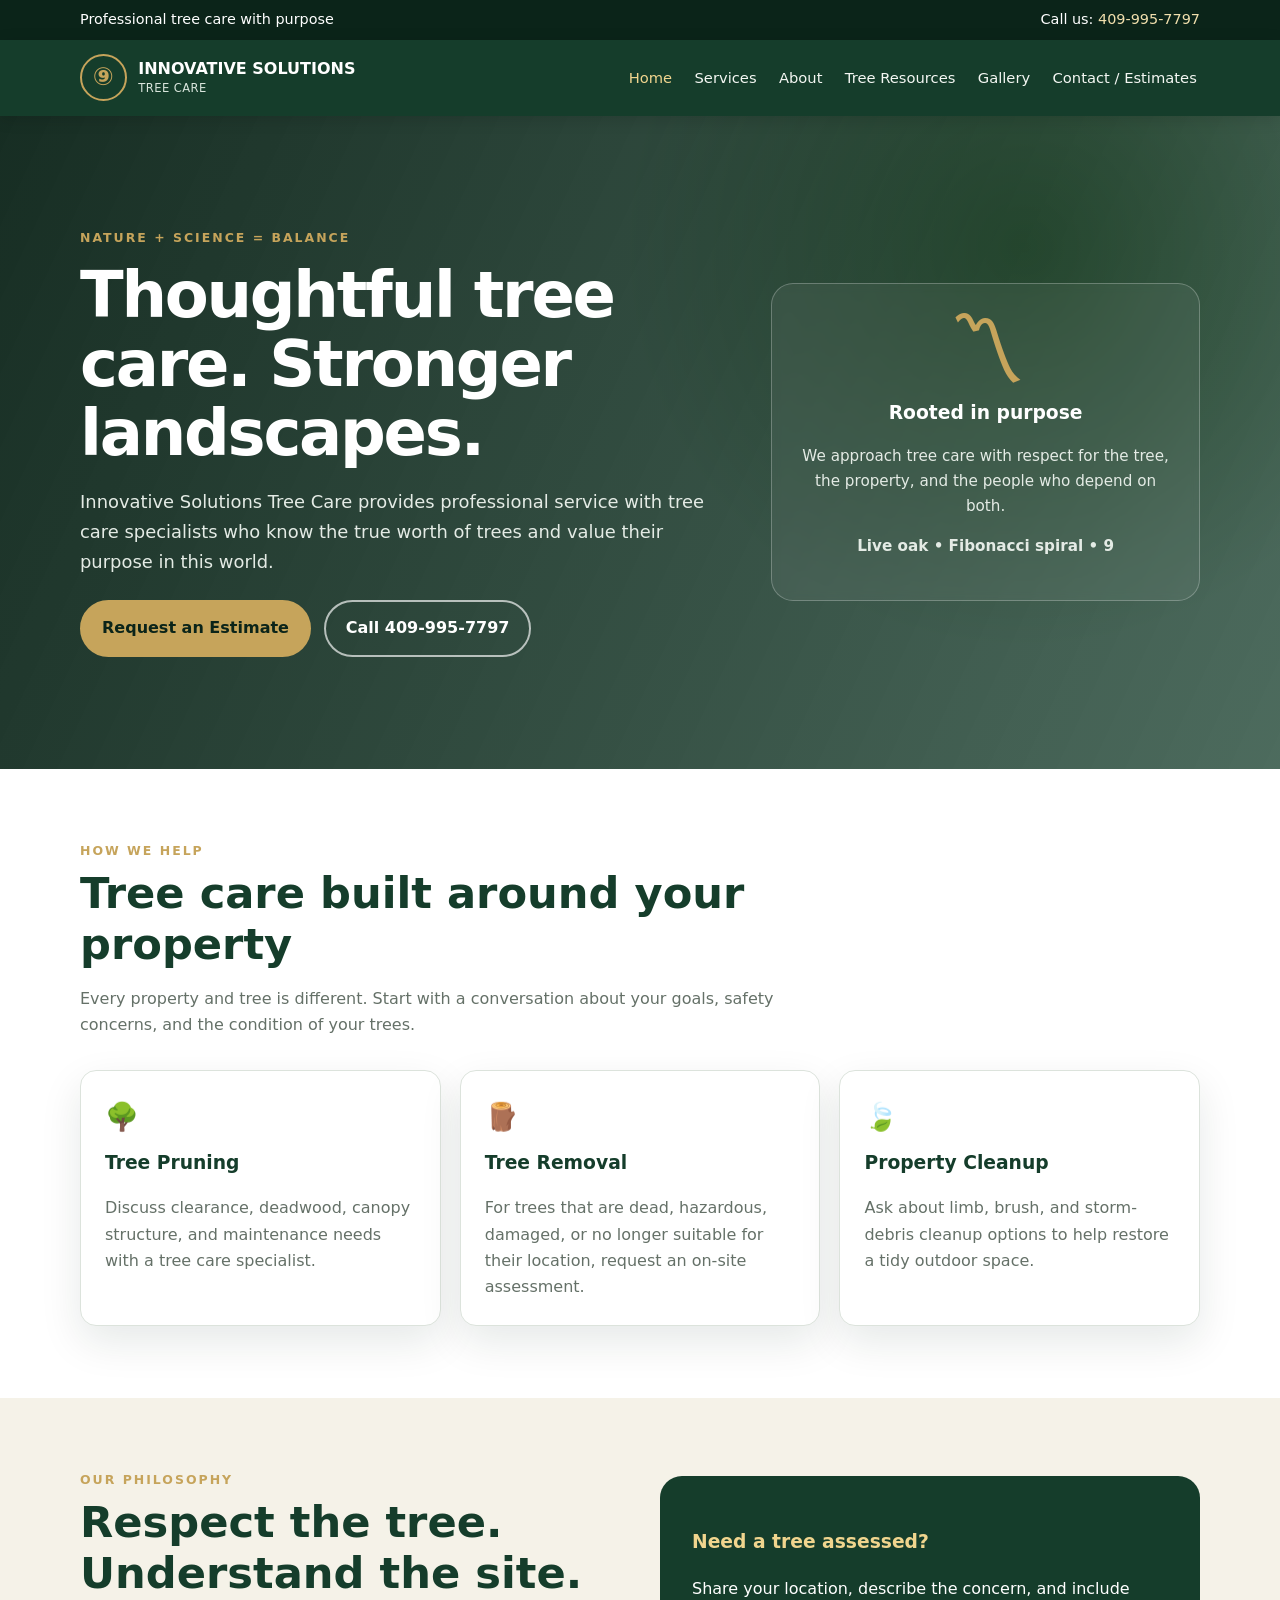
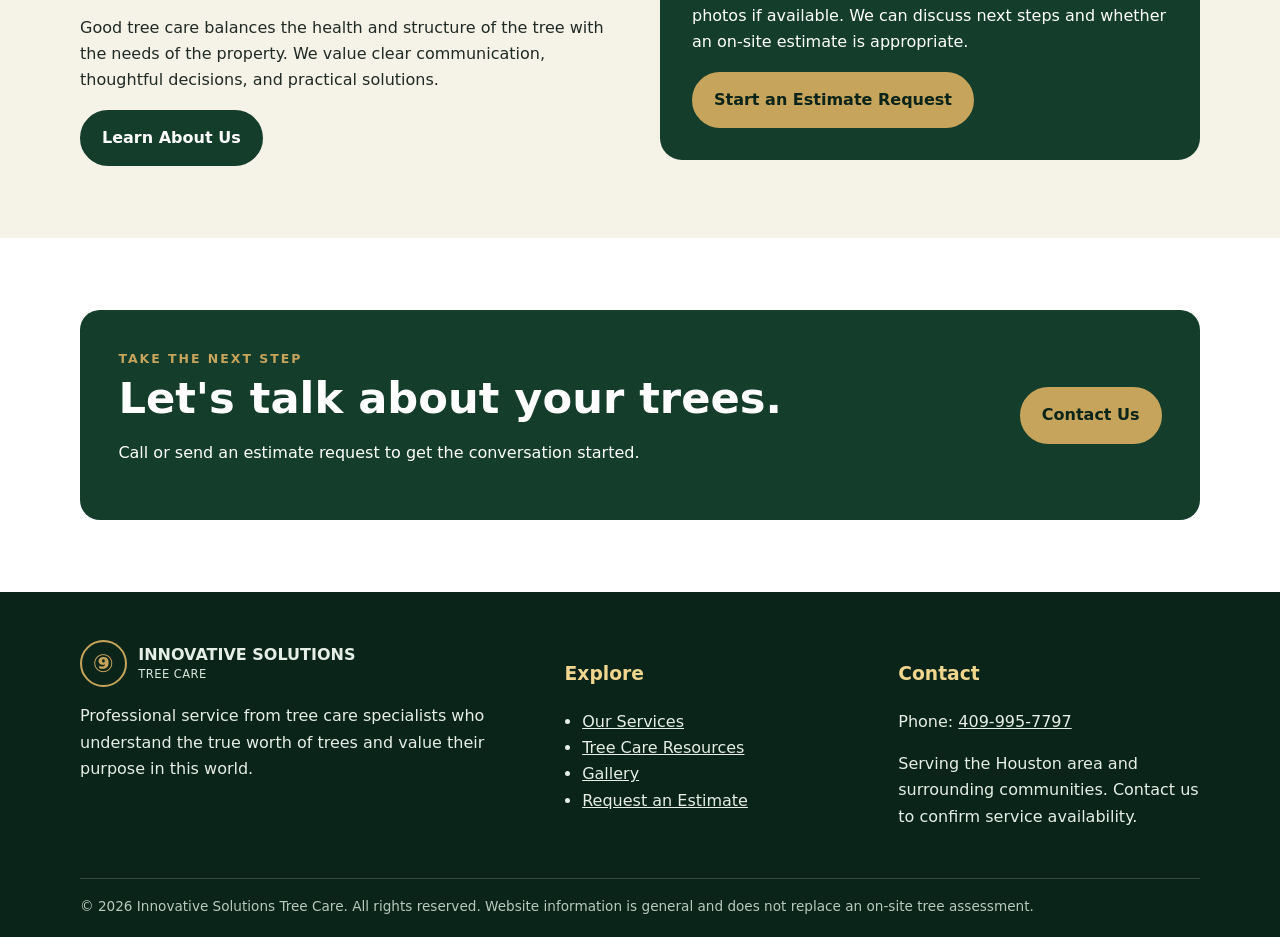
<file: index.html>
<!doctype html><html lang="en"><head><meta charset="utf-8"><meta name="viewport" content="width=device-width,initial-scale=1"><meta name="description" content="Tree care services, company philosophy, and estimate requests from Innovative Solutions Tree Care."><meta name="theme-color" content="#153d2b"><title>Home | Innovative Solutions Tree Care</title><link rel="stylesheet" href="assets/styles.css"></head><body><div class="topbar"><div class="wrap"><span>Professional tree care with purpose</span><span>Call us: <a href="tel:4099957797">409-995-7797</a></span></div></div>
<header class="header"><div class="wrap navrow"><a class="brand" href="index.html"><span class="brandmark" aria-hidden="true">⑨</span><span>INNOVATIVE SOLUTIONS<small>TREE CARE</small></span></a><button class="menu-toggle" aria-expanded="false" aria-label="Toggle navigation">Menu ☰</button><nav class="navlinks" aria-label="Main navigation"><a href="index.html" aria-current="page">Home</a><a href="services.html" >Services</a><a href="about.html" >About</a><a href="resources.html" >Tree Resources</a><a href="gallery.html" >Gallery</a><a href="contact.html" >Contact / Estimates</a></nav></div></header><main><section class="hero"><div class="wrap hero-grid"><div><div class="eyebrow">Nature + science = balance</div><h1>Thoughtful tree care. Stronger landscapes.</h1><p>Innovative Solutions Tree Care provides professional service with tree care specialists who know the true worth of trees and value their purpose in this world.</p><div class="actions"><a class="btn" href="contact.html">Request an Estimate</a><a class="btn secondary" href="tel:4099957797">Call 409-995-7797</a></div></div><div class="hero-card"><div class="spiral">〽</div><h3>Rooted in purpose</h3><p>We approach tree care with respect for the tree, the property, and the people who depend on both.</p><p><strong>Live oak • Fibonacci spiral • 9</strong></p></div></div></section>
<section class="section"><div class="wrap"><div class="section-head"><div class="eyebrow">How we help</div><h2>Tree care built around your property</h2><p>Every property and tree is different. Start with a conversation about your goals, safety concerns, and the condition of your trees.</p></div><div class="cards"><article class="card"><div class="icon">🌳</div><h3>Tree Pruning</h3><p>Discuss clearance, deadwood, canopy structure, and maintenance needs with a tree care specialist.</p></article><article class="card"><div class="icon">🪵</div><h3>Tree Removal</h3><p>For trees that are dead, hazardous, damaged, or no longer suitable for their location, request an on-site assessment.</p></article><article class="card"><div class="icon">🍃</div><h3>Property Cleanup</h3><p>Ask about limb, brush, and storm-debris cleanup options to help restore a tidy outdoor space.</p></article></div></div></section>
<section class="section tinted"><div class="wrap split"><div><div class="eyebrow">Our philosophy</div><h2>Respect the tree. Understand the site.</h2><p>Good tree care balances the health and structure of the tree with the needs of the property. We value clear communication, thoughtful decisions, and practical solutions.</p><a class="btn dark" href="about.html">Learn About Us</a></div><div class="feature-panel"><h3>Need a tree assessed?</h3><p>Share your location, describe the concern, and include photos if available. We can discuss next steps and whether an on-site estimate is appropriate.</p><a class="btn" href="contact.html">Start an Estimate Request</a></div></div></section>
<section class="section"><div class="wrap"><div class="banner"><div><div class="eyebrow">Take the next step</div><h2>Let's talk about your trees.</h2><p>Call or send an estimate request to get the conversation started.</p></div><a class="btn" href="contact.html">Contact Us</a></div></div></section></main><footer class="footer"><div class="wrap"><div class="footer-grid"><div><a class="brand" href="index.html"><span class="brandmark">⑨</span><span>INNOVATIVE SOLUTIONS<small>TREE CARE</small></span></a><p>Professional service from tree care specialists who understand the true worth of trees and value their purpose in this world.</p></div><div><h3>Explore</h3><ul><li><a href="services.html">Our Services</a></li><li><a href="resources.html">Tree Care Resources</a></li><li><a href="gallery.html">Gallery</a></li><li><a href="contact.html">Request an Estimate</a></li></ul></div><div><h3>Contact</h3><p>Phone: <a href="tel:4099957797">409-995-7797</a></p><p>Serving the Houston area and surrounding communities. Contact us to confirm service availability.</p></div></div><div class="footer-bottom">© <span data-year></span> Innovative Solutions Tree Care. All rights reserved. <span>Website information is general and does not replace an on-site tree assessment.</span></div></div></footer><script src="assets/script.js"></script></body></html>
</file>
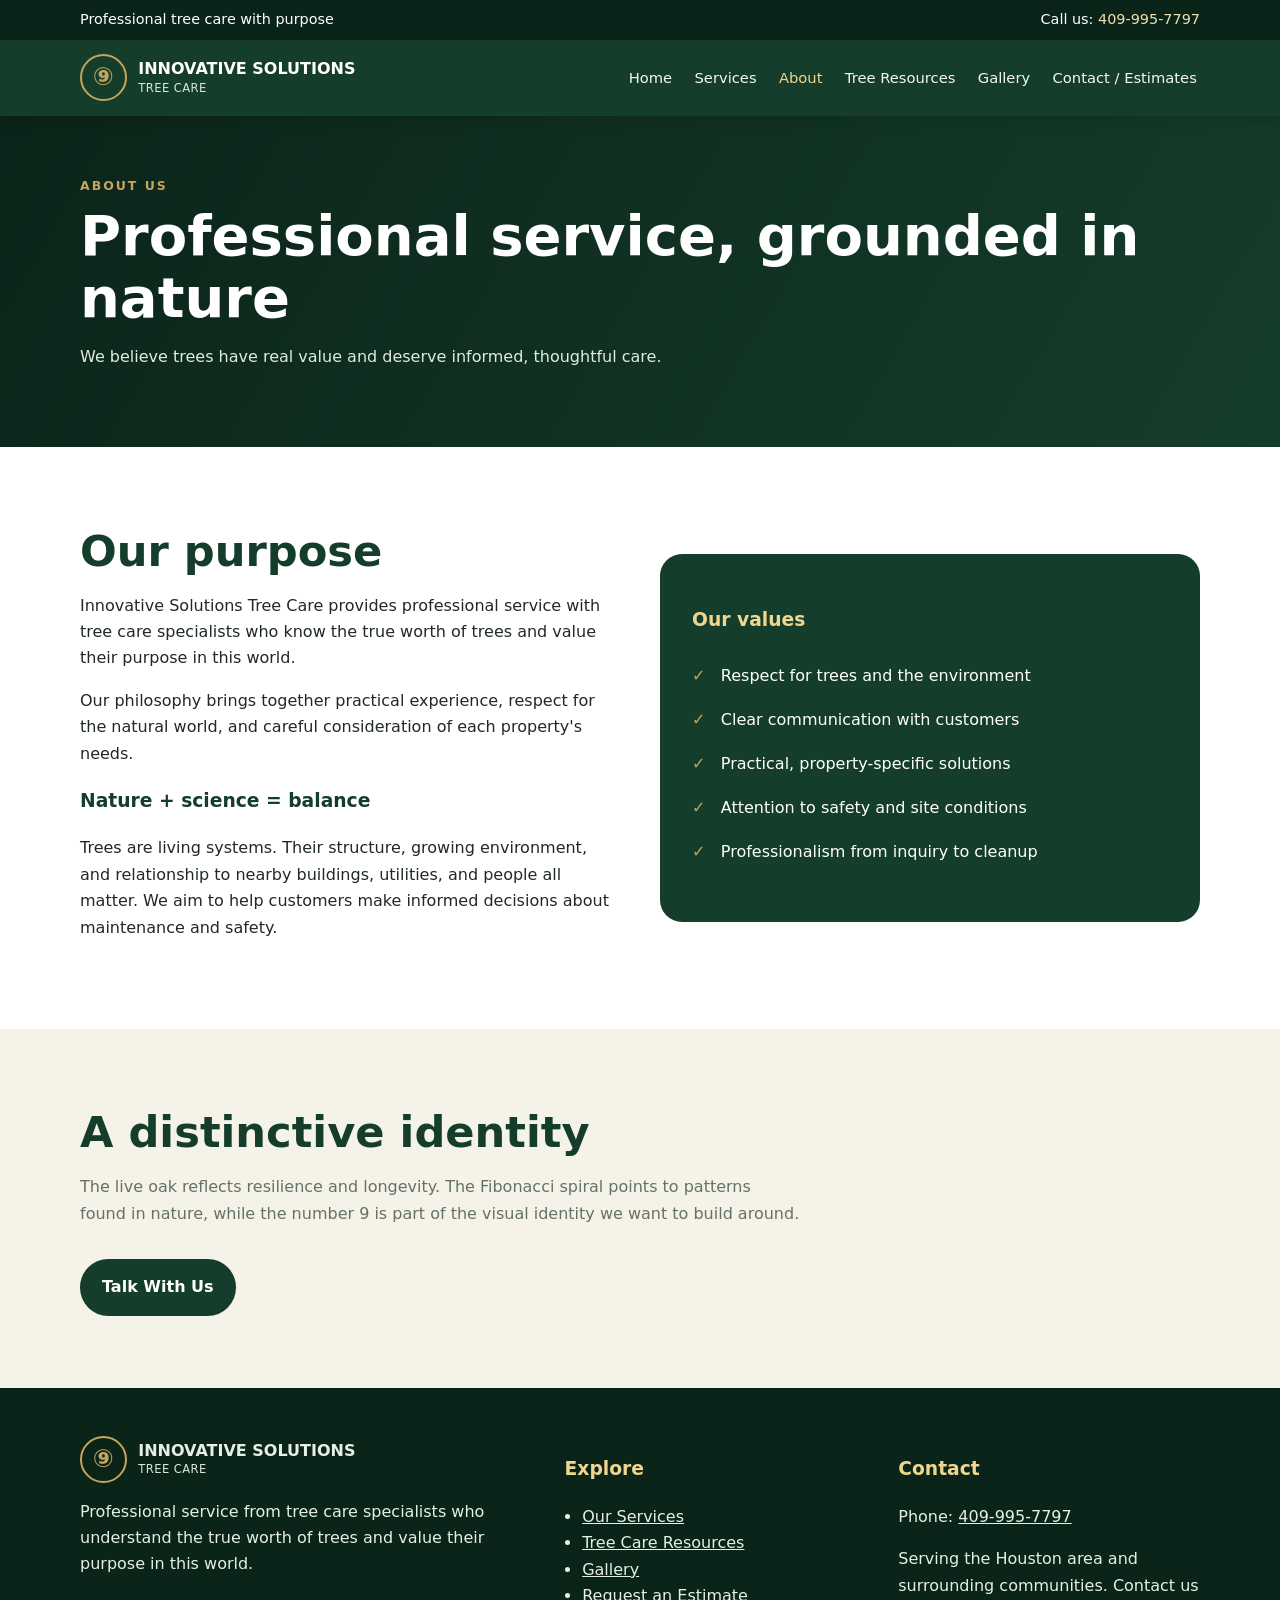
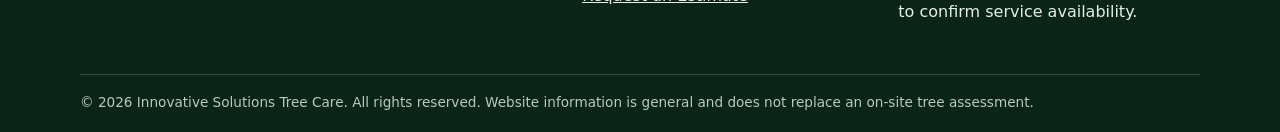
<file: about.html>
<!doctype html><html lang="en"><head><meta charset="utf-8"><meta name="viewport" content="width=device-width,initial-scale=1"><meta name="description" content="Professional tree care by Innovative Solutions Tree Care."><meta name="theme-color" content="#153d2b"><title>About | Innovative Solutions Tree Care</title><link rel="stylesheet" href="assets/styles.css"></head><body><div class="topbar"><div class="wrap"><span>Professional tree care with purpose</span><span>Call us: <a href="tel:4099957797">409-995-7797</a></span></div></div>
<header class="header"><div class="wrap navrow"><a class="brand" href="index.html"><span class="brandmark" aria-hidden="true">⑨</span><span>INNOVATIVE SOLUTIONS<small>TREE CARE</small></span></a><button class="menu-toggle" aria-expanded="false" aria-label="Toggle navigation">Menu ☰</button><nav class="navlinks" aria-label="Main navigation"><a href="index.html" >Home</a><a href="services.html" >Services</a><a href="about.html" aria-current="page">About</a><a href="resources.html" >Tree Resources</a><a href="gallery.html" >Gallery</a><a href="contact.html" >Contact / Estimates</a></nav></div></header><main><section class="page-hero"><div class="wrap"><div class="eyebrow">About us</div><h1>Professional service, grounded in nature</h1><p>We believe trees have real value and deserve informed, thoughtful care.</p></div></section><section class="section"><div class="wrap split"><div class="content"><h2>Our purpose</h2><p>Innovative Solutions Tree Care provides professional service with tree care specialists who know the true worth of trees and value their purpose in this world.</p><p>Our philosophy brings together practical experience, respect for the natural world, and careful consideration of each property's needs.</p><h3>Nature + science = balance</h3><p>Trees are living systems. Their structure, growing environment, and relationship to nearby buildings, utilities, and people all matter. We aim to help customers make informed decisions about maintenance and safety.</p></div><div class="feature-panel"><h3>Our values</h3><ul class="checklist"><li>Respect for trees and the environment</li><li>Clear communication with customers</li><li>Practical, property-specific solutions</li><li>Attention to safety and site conditions</li><li>Professionalism from inquiry to cleanup</li></ul></div></div></section><section class="section tinted"><div class="wrap"><div class="section-head"><h2>A distinctive identity</h2><p>The live oak reflects resilience and longevity. The Fibonacci spiral points to patterns found in nature, while the number 9 is part of the visual identity we want to build around.</p></div><a class="btn dark" href="contact.html">Talk With Us</a></div></section></main><footer class="footer"><div class="wrap"><div class="footer-grid"><div><a class="brand" href="index.html"><span class="brandmark">⑨</span><span>INNOVATIVE SOLUTIONS<small>TREE CARE</small></span></a><p>Professional service from tree care specialists who understand the true worth of trees and value their purpose in this world.</p></div><div><h3>Explore</h3><ul><li><a href="services.html">Our Services</a></li><li><a href="resources.html">Tree Care Resources</a></li><li><a href="gallery.html">Gallery</a></li><li><a href="contact.html">Request an Estimate</a></li></ul></div><div><h3>Contact</h3><p>Phone: <a href="tel:4099957797">409-995-7797</a></p><p>Serving the Houston area and surrounding communities. Contact us to confirm service availability.</p></div></div><div class="footer-bottom">© <span data-year></span> Innovative Solutions Tree Care. All rights reserved. <span>Website information is general and does not replace an on-site tree assessment.</span></div></div></footer><script src="assets/script.js"></script></body></html>
</file>
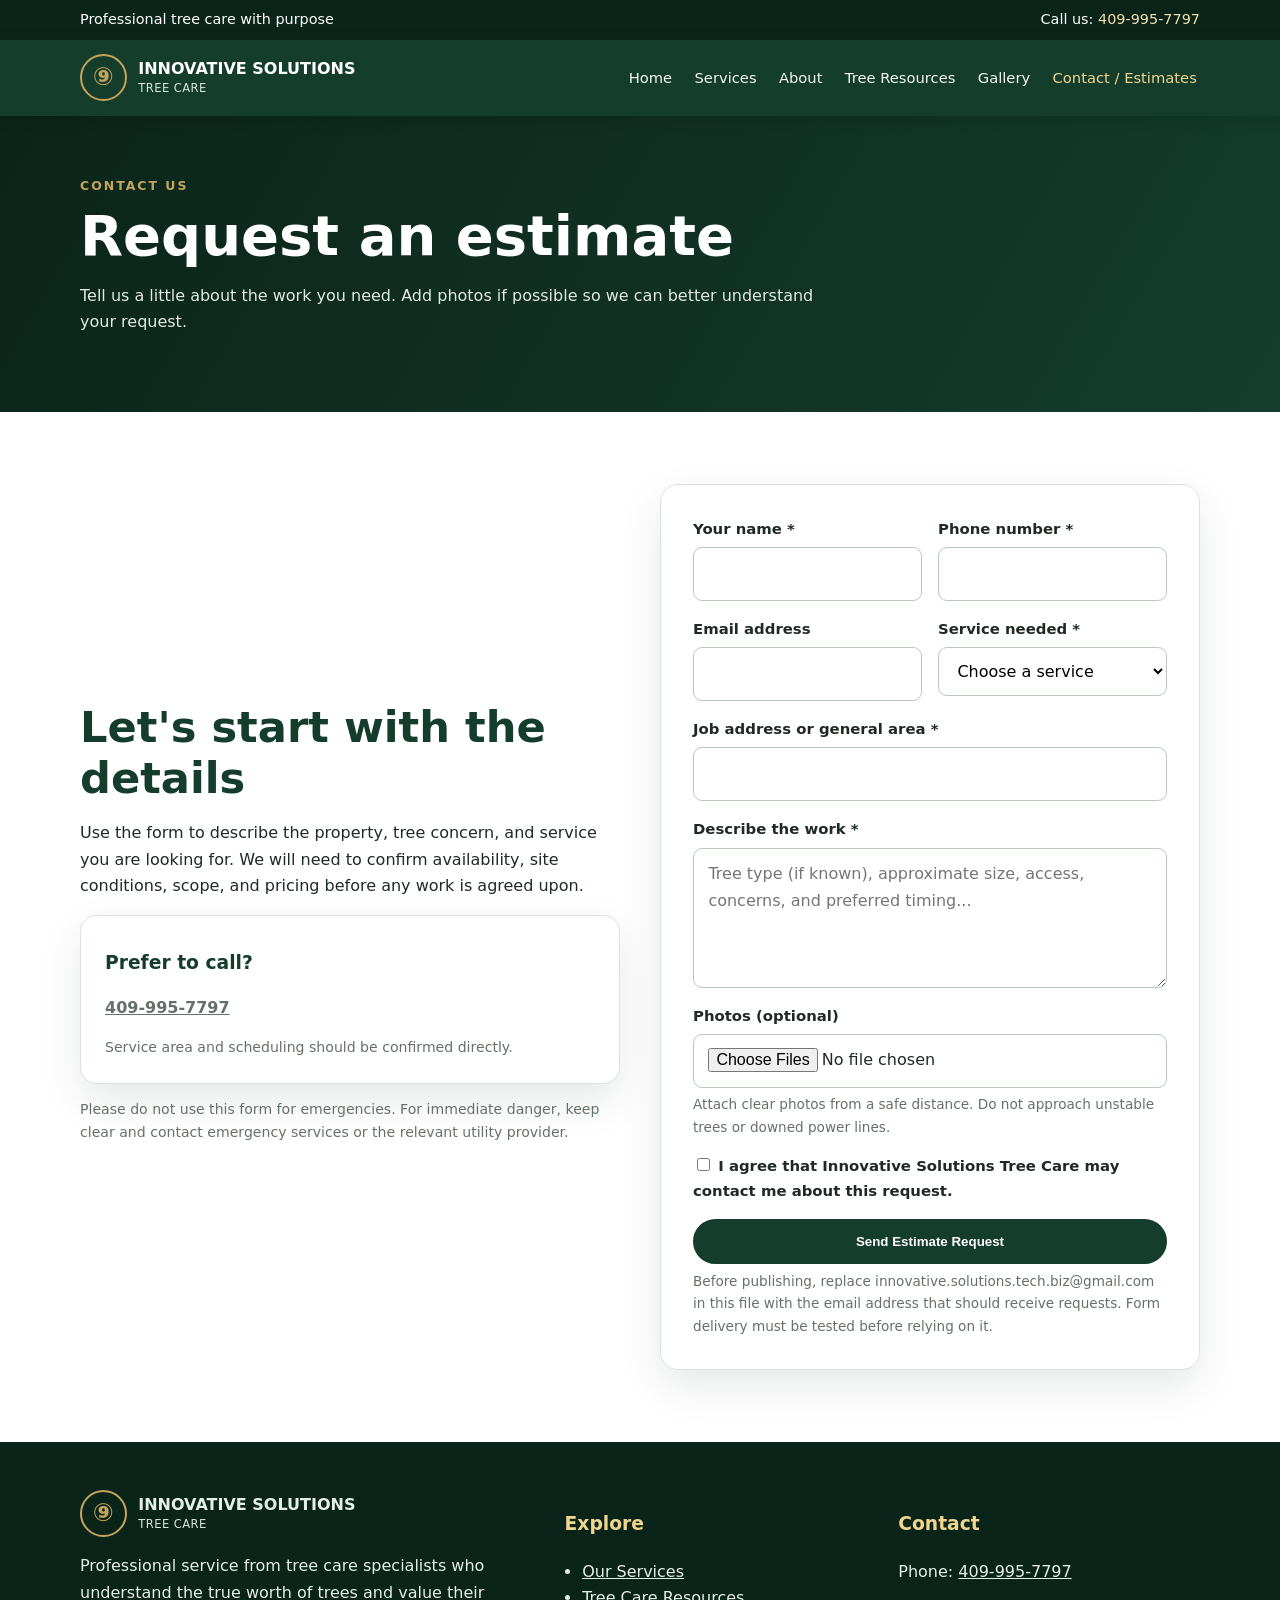
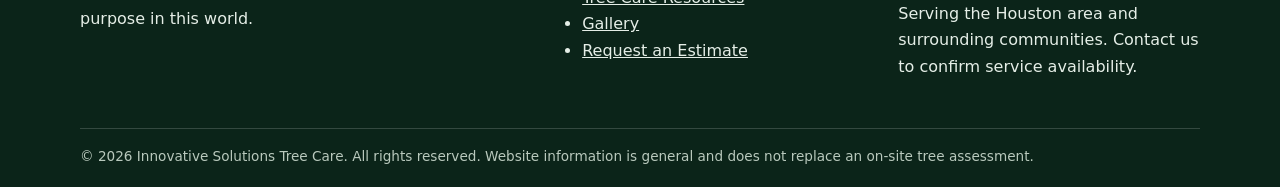
<file: contact.html>
<!doctype html><html lang="en"><head><meta charset="utf-8"><meta name="viewport" content="width=device-width,initial-scale=1"><meta name="description" content="Contact Innovative Solutions Tree Care for tree-care questions and estimate requests."><meta name="theme-color" content="#153d2b"><title>Contact & Estimates | Innovative Solutions Tree Care</title><link rel="stylesheet" href="assets/styles.css"></head><body><div class="topbar"><div class="wrap"><span>Professional tree care with purpose</span><span>Call us: <a href="tel:4099957797">409-995-7797</a></span></div></div>
<header class="header"><div class="wrap navrow"><a class="brand" href="index.html"><span class="brandmark" aria-hidden="true">⑨</span><span>INNOVATIVE SOLUTIONS<small>TREE CARE</small></span></a><button class="menu-toggle" aria-expanded="false" aria-label="Toggle navigation">Menu ☰</button><nav class="navlinks" aria-label="Main navigation"><a href="index.html" >Home</a><a href="services.html" >Services</a><a href="about.html" >About</a><a href="resources.html" >Tree Resources</a><a href="gallery.html" >Gallery</a><a href="contact.html" aria-current="page">Contact / Estimates</a></nav></div></header><main><section class="page-hero"><div class="wrap"><div class="eyebrow">Contact us</div><h1>Request an estimate</h1><p>Tell us a little about the work you need. Add photos if possible so we can better understand your request.</p></div></section><section class="section"><div class="wrap split"><div><h2>Let's start with the details</h2><p>Use the form to describe the property, tree concern, and service you are looking for. We will need to confirm availability, site conditions, scope, and pricing before any work is agreed upon.</p><div class="card"><h3>Prefer to call?</h3><p><a href="tel:4099957797"><strong>409-995-7797</strong></a></p><p class="small">Service area and scheduling should be confirmed directly.</p></div><p class="small">Please do not use this form for emergencies. For immediate danger, keep clear and contact emergency services or the relevant utility provider.</p></div><form class="formbox" data-estimate-form action="https://formsubmit.co/innovative.solutions.tech.biz@gmail.com" method="POST" enctype="multipart/form-data"><input type="hidden" name="_subject" value="New tree care estimate request"><input type="hidden" name="_template" value="table"><input type="hidden" name="_captcha" value="true"><div class="formgrid"><div class="field"><label for="name">Your name *</label><input id="name" name="name" autocomplete="name" required></div><div class="field"><label for="phone">Phone number *</label><input id="phone" name="phone" type="tel" autocomplete="tel" required></div><div class="field"><label for="email">Email address</label><input id="email" name="email" type="email" autocomplete="email"></div><div class="field"><label for="service">Service needed *</label><select id="service" name="service" required><option value="">Choose a service</option><option>Tree pruning / trimming</option><option>Tree removal</option><option>Storm damage cleanup</option><option>Brush / limb cleanup</option><option>Property cleanup</option><option>Tree concern assessment</option><option>Other / not sure</option></select></div><div class="field full"><label for="address">Job address or general area *</label><input id="address" name="job_location" autocomplete="street-address" required></div><div class="field full"><label for="details">Describe the work *</label><textarea id="details" name="details" placeholder="Tree type (if known), approximate size, access, concerns, and preferred timing..." required></textarea></div><div class="field full"><label for="photos">Photos (optional)</label><input id="photos" name="attachment" type="file" accept="image/*" multiple><span class="hint">Attach clear photos from a safe distance. Do not approach unstable trees or downed power lines.</span></div><div class="field full"><label><input type="checkbox" name="consent" required style="width:auto"> I agree that Innovative Solutions Tree Care may contact me about this request.</label></div><div class="field full"><button class="btn dark" type="submit">Send Estimate Request</button><span class="hint">Before publishing, replace innovative.solutions.tech.biz@gmail.com in this file with the email address that should receive requests. Form delivery must be tested before relying on it.</span></div></div></form></div></section></main><footer class="footer"><div class="wrap"><div class="footer-grid"><div><a class="brand" href="index.html"><span class="brandmark">⑨</span><span>INNOVATIVE SOLUTIONS<small>TREE CARE</small></span></a><p>Professional service from tree care specialists who understand the true worth of trees and value their purpose in this world.</p></div><div><h3>Explore</h3><ul><li><a href="services.html">Our Services</a></li><li><a href="resources.html">Tree Care Resources</a></li><li><a href="gallery.html">Gallery</a></li><li><a href="contact.html">Request an Estimate</a></li></ul></div><div><h3>Contact</h3><p>Phone: <a href="tel:4099957797">409-995-7797</a></p><p>Serving the Houston area and surrounding communities. Contact us to confirm service availability.</p></div></div><div class="footer-bottom">© <span data-year></span> Innovative Solutions Tree Care. All rights reserved. <span>Website information is general and does not replace an on-site tree assessment.</span></div></div></footer><script src="assets/script.js"></script></body></html>
</file>
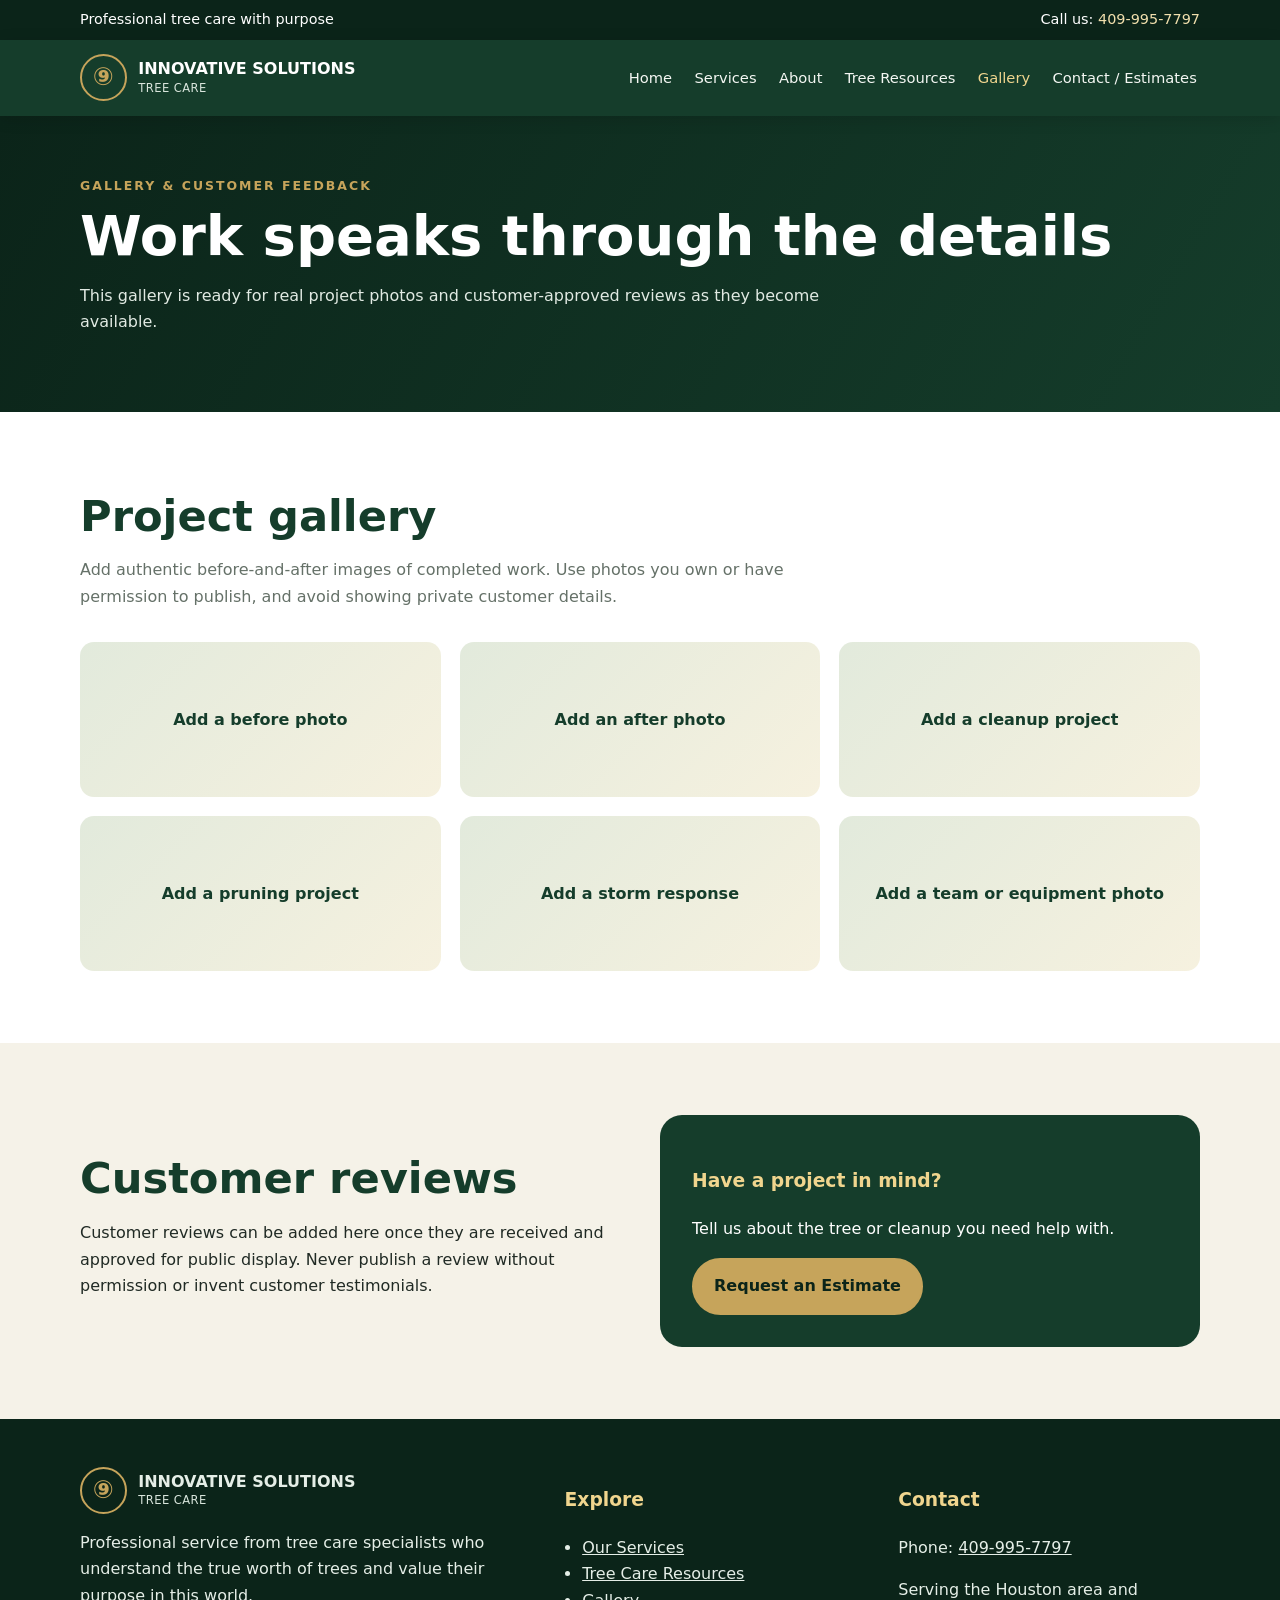
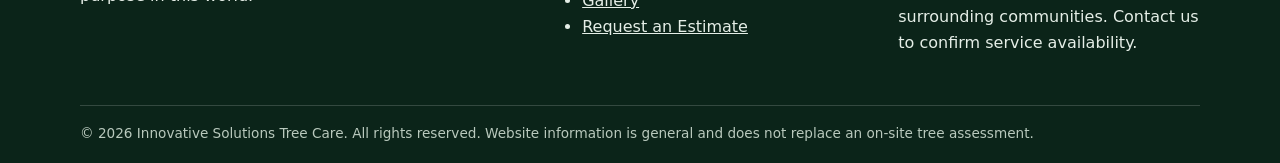
<file: gallery.html>
<!doctype html><html lang="en"><head><meta charset="utf-8"><meta name="viewport" content="width=device-width,initial-scale=1"><meta name="description" content="Professional tree care by Innovative Solutions Tree Care."><meta name="theme-color" content="#153d2b"><title>Gallery & Reviews | Innovative Solutions Tree Care</title><link rel="stylesheet" href="assets/styles.css"></head><body><div class="topbar"><div class="wrap"><span>Professional tree care with purpose</span><span>Call us: <a href="tel:4099957797">409-995-7797</a></span></div></div>
<header class="header"><div class="wrap navrow"><a class="brand" href="index.html"><span class="brandmark" aria-hidden="true">⑨</span><span>INNOVATIVE SOLUTIONS<small>TREE CARE</small></span></a><button class="menu-toggle" aria-expanded="false" aria-label="Toggle navigation">Menu ☰</button><nav class="navlinks" aria-label="Main navigation"><a href="index.html" >Home</a><a href="services.html" >Services</a><a href="about.html" >About</a><a href="resources.html" >Tree Resources</a><a href="gallery.html" aria-current="page">Gallery</a><a href="contact.html" >Contact / Estimates</a></nav></div></header><main><section class="page-hero"><div class="wrap"><div class="eyebrow">Gallery & customer feedback</div><h1>Work speaks through the details</h1><p>This gallery is ready for real project photos and customer-approved reviews as they become available.</p></div></section><section class="section"><div class="wrap"><div class="section-head"><h2>Project gallery</h2><p>Add authentic before-and-after images of completed work. Use photos you own or have permission to publish, and avoid showing private customer details.</p></div><div class="cards"><div class="gallery-placeholder">Add a before photo</div><div class="gallery-placeholder">Add an after photo</div><div class="gallery-placeholder">Add a cleanup project</div><div class="gallery-placeholder">Add a pruning project</div><div class="gallery-placeholder">Add a storm response</div><div class="gallery-placeholder">Add a team or equipment photo</div></div></div></section><section class="section tinted"><div class="wrap split"><div><h2>Customer reviews</h2><p>Customer reviews can be added here once they are received and approved for public display. Never publish a review without permission or invent customer testimonials.</p></div><div class="feature-panel"><h3>Have a project in mind?</h3><p>Tell us about the tree or cleanup you need help with.</p><a class="btn" href="contact.html">Request an Estimate</a></div></div></section></main><footer class="footer"><div class="wrap"><div class="footer-grid"><div><a class="brand" href="index.html"><span class="brandmark">⑨</span><span>INNOVATIVE SOLUTIONS<small>TREE CARE</small></span></a><p>Professional service from tree care specialists who understand the true worth of trees and value their purpose in this world.</p></div><div><h3>Explore</h3><ul><li><a href="services.html">Our Services</a></li><li><a href="resources.html">Tree Care Resources</a></li><li><a href="gallery.html">Gallery</a></li><li><a href="contact.html">Request an Estimate</a></li></ul></div><div><h3>Contact</h3><p>Phone: <a href="tel:4099957797">409-995-7797</a></p><p>Serving the Houston area and surrounding communities. Contact us to confirm service availability.</p></div></div><div class="footer-bottom">© <span data-year></span> Innovative Solutions Tree Care. All rights reserved. <span>Website information is general and does not replace an on-site tree assessment.</span></div></div></footer><script src="assets/script.js"></script></body></html>
</file>
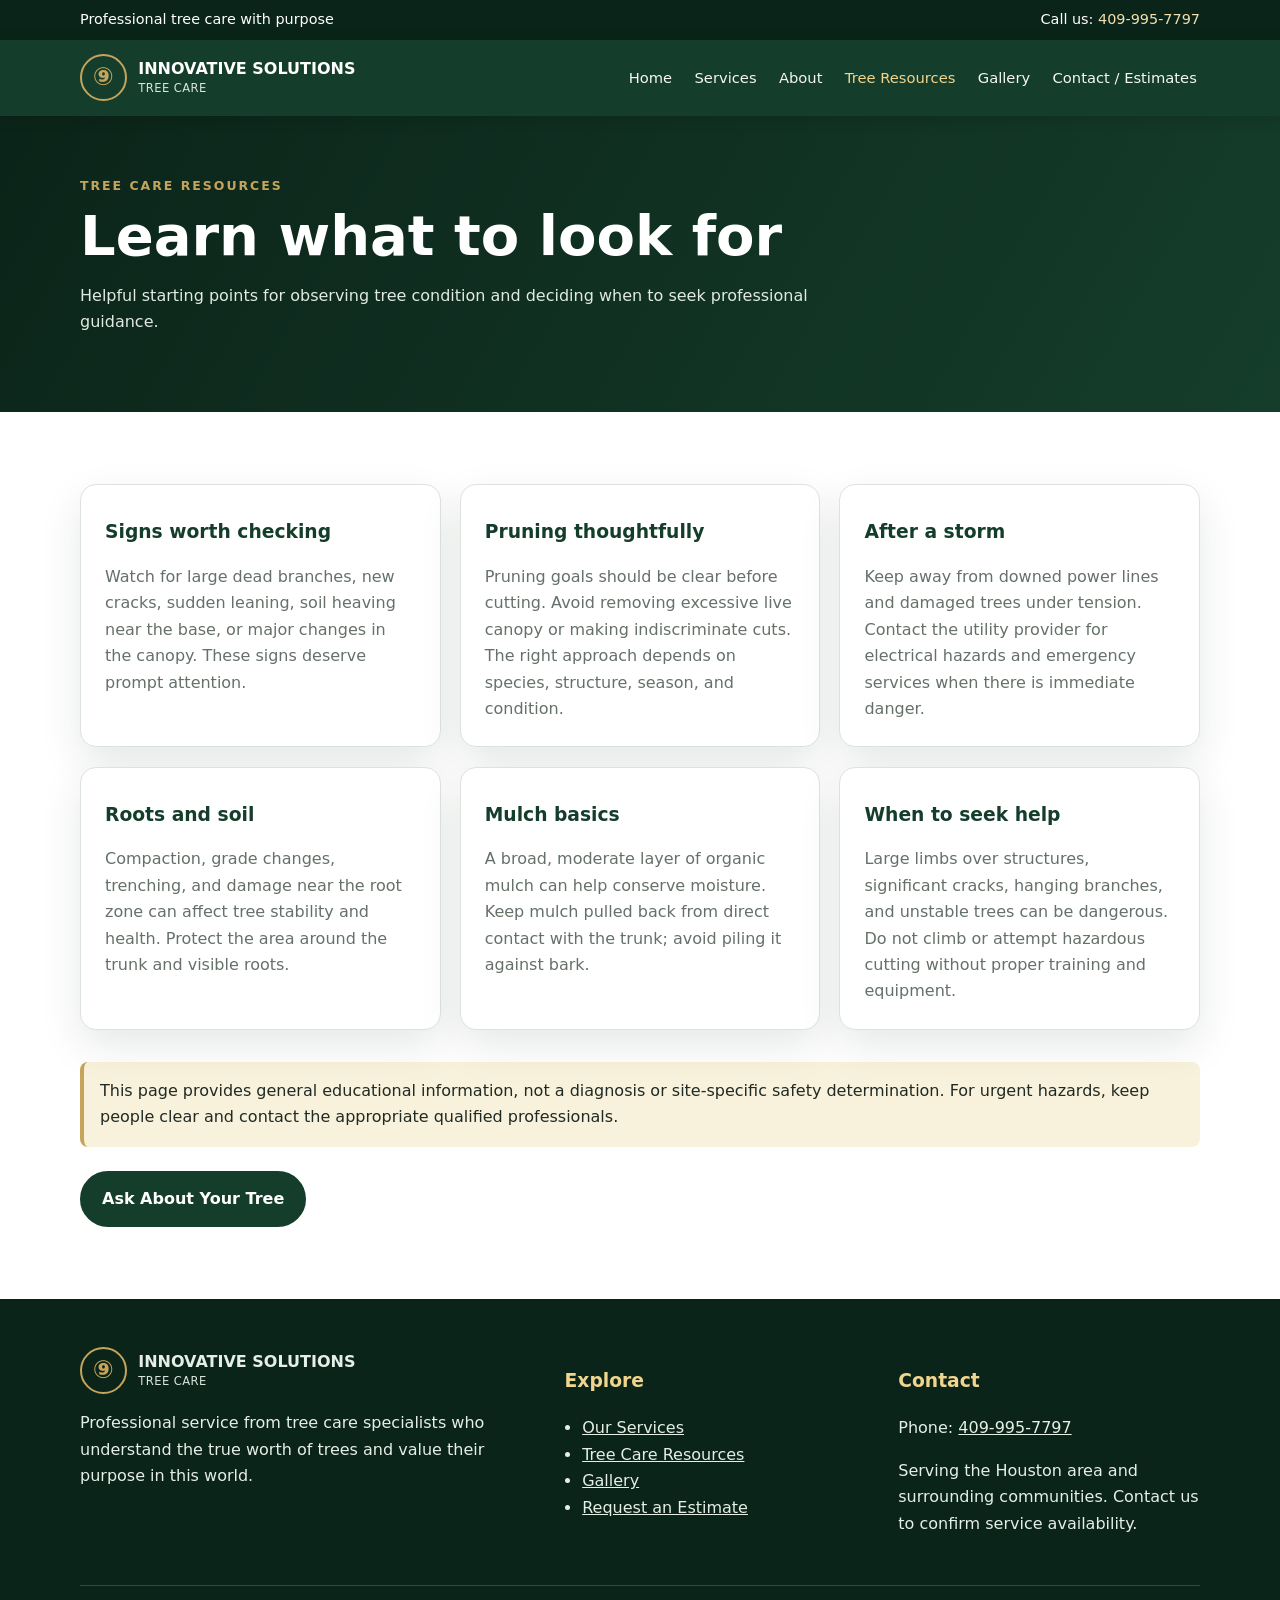
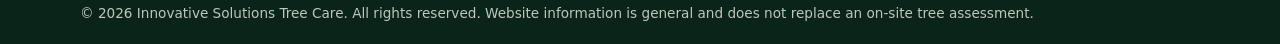
<file: resources.html>
<!doctype html><html lang="en"><head><meta charset="utf-8"><meta name="viewport" content="width=device-width,initial-scale=1"><meta name="description" content="Professional tree care by Innovative Solutions Tree Care."><meta name="theme-color" content="#153d2b"><title>Tree Care Resources | Innovative Solutions Tree Care</title><link rel="stylesheet" href="assets/styles.css"></head><body><div class="topbar"><div class="wrap"><span>Professional tree care with purpose</span><span>Call us: <a href="tel:4099957797">409-995-7797</a></span></div></div>
<header class="header"><div class="wrap navrow"><a class="brand" href="index.html"><span class="brandmark" aria-hidden="true">⑨</span><span>INNOVATIVE SOLUTIONS<small>TREE CARE</small></span></a><button class="menu-toggle" aria-expanded="false" aria-label="Toggle navigation">Menu ☰</button><nav class="navlinks" aria-label="Main navigation"><a href="index.html" >Home</a><a href="services.html" >Services</a><a href="about.html" >About</a><a href="resources.html" aria-current="page">Tree Resources</a><a href="gallery.html" >Gallery</a><a href="contact.html" >Contact / Estimates</a></nav></div></header><main><section class="page-hero"><div class="wrap"><div class="eyebrow">Tree care resources</div><h1>Learn what to look for</h1><p>Helpful starting points for observing tree condition and deciding when to seek professional guidance.</p></div></section><section class="section"><div class="wrap"><div class="cards"><article class="card"><h3>Signs worth checking</h3><p>Watch for large dead branches, new cracks, sudden leaning, soil heaving near the base, or major changes in the canopy. These signs deserve prompt attention.</p></article><article class="card"><h3>Pruning thoughtfully</h3><p>Pruning goals should be clear before cutting. Avoid removing excessive live canopy or making indiscriminate cuts. The right approach depends on species, structure, season, and condition.</p></article><article class="card"><h3>After a storm</h3><p>Keep away from downed power lines and damaged trees under tension. Contact the utility provider for electrical hazards and emergency services when there is immediate danger.</p></article><article class="card"><h3>Roots and soil</h3><p>Compaction, grade changes, trenching, and damage near the root zone can affect tree stability and health. Protect the area around the trunk and visible roots.</p></article><article class="card"><h3>Mulch basics</h3><p>A broad, moderate layer of organic mulch can help conserve moisture. Keep mulch pulled back from direct contact with the trunk; avoid piling it against bark.</p></article><article class="card"><h3>When to seek help</h3><p>Large limbs over structures, significant cracks, hanging branches, and unstable trees can be dangerous. Do not climb or attempt hazardous cutting without proper training and equipment.</p></article></div><p class="notice" style="margin-top:2rem">This page provides general educational information, not a diagnosis or site-specific safety determination. For urgent hazards, keep people clear and contact the appropriate qualified professionals.</p><div class="actions"><a class="btn dark" href="contact.html">Ask About Your Tree</a></div></div></section></main><footer class="footer"><div class="wrap"><div class="footer-grid"><div><a class="brand" href="index.html"><span class="brandmark">⑨</span><span>INNOVATIVE SOLUTIONS<small>TREE CARE</small></span></a><p>Professional service from tree care specialists who understand the true worth of trees and value their purpose in this world.</p></div><div><h3>Explore</h3><ul><li><a href="services.html">Our Services</a></li><li><a href="resources.html">Tree Care Resources</a></li><li><a href="gallery.html">Gallery</a></li><li><a href="contact.html">Request an Estimate</a></li></ul></div><div><h3>Contact</h3><p>Phone: <a href="tel:4099957797">409-995-7797</a></p><p>Serving the Houston area and surrounding communities. Contact us to confirm service availability.</p></div></div><div class="footer-bottom">© <span data-year></span> Innovative Solutions Tree Care. All rights reserved. <span>Website information is general and does not replace an on-site tree assessment.</span></div></div></footer><script src="assets/script.js"></script></body></html>
</file>
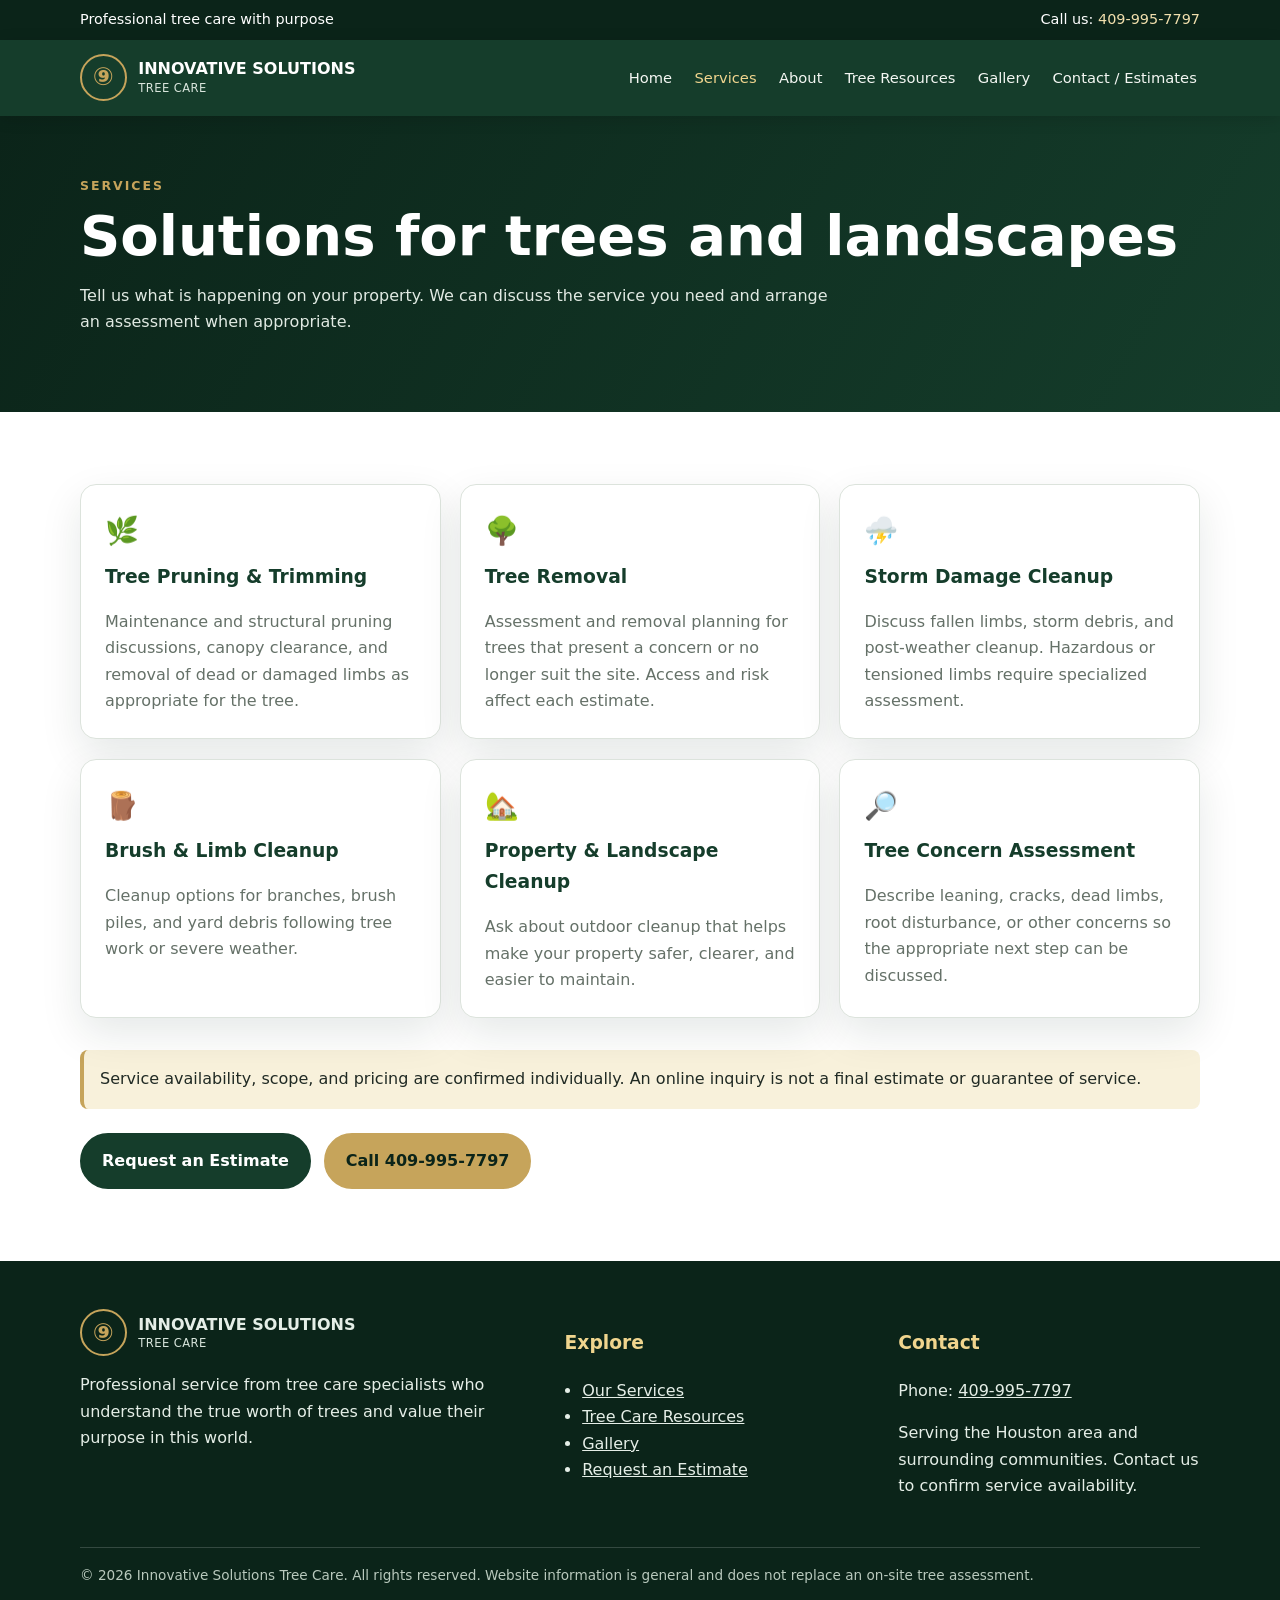
<file: services.html>
<!doctype html><html lang="en"><head><meta charset="utf-8"><meta name="viewport" content="width=device-width,initial-scale=1"><meta name="description" content="Professional tree care by Innovative Solutions Tree Care."><meta name="theme-color" content="#153d2b"><title>Services | Innovative Solutions Tree Care</title><link rel="stylesheet" href="assets/styles.css"></head><body><div class="topbar"><div class="wrap"><span>Professional tree care with purpose</span><span>Call us: <a href="tel:4099957797">409-995-7797</a></span></div></div>
<header class="header"><div class="wrap navrow"><a class="brand" href="index.html"><span class="brandmark" aria-hidden="true">⑨</span><span>INNOVATIVE SOLUTIONS<small>TREE CARE</small></span></a><button class="menu-toggle" aria-expanded="false" aria-label="Toggle navigation">Menu ☰</button><nav class="navlinks" aria-label="Main navigation"><a href="index.html" >Home</a><a href="services.html" aria-current="page">Services</a><a href="about.html" >About</a><a href="resources.html" >Tree Resources</a><a href="gallery.html" >Gallery</a><a href="contact.html" >Contact / Estimates</a></nav></div></header><main><section class="page-hero"><div class="wrap"><div class="eyebrow">Services</div><h1>Solutions for trees and landscapes</h1><p>Tell us what is happening on your property. We can discuss the service you need and arrange an assessment when appropriate.</p></div></section><section class="section"><div class="wrap"><div class="cards"><article class="card"><div class="icon">🌿</div><h3>Tree Pruning & Trimming</h3><p>Maintenance and structural pruning discussions, canopy clearance, and removal of dead or damaged limbs as appropriate for the tree.</p></article><article class="card"><div class="icon">🌳</div><h3>Tree Removal</h3><p>Assessment and removal planning for trees that present a concern or no longer suit the site. Access and risk affect each estimate.</p></article><article class="card"><div class="icon">⛈️</div><h3>Storm Damage Cleanup</h3><p>Discuss fallen limbs, storm debris, and post-weather cleanup. Hazardous or tensioned limbs require specialized assessment.</p></article><article class="card"><div class="icon">🪵</div><h3>Brush & Limb Cleanup</h3><p>Cleanup options for branches, brush piles, and yard debris following tree work or severe weather.</p></article><article class="card"><div class="icon">🏡</div><h3>Property & Landscape Cleanup</h3><p>Ask about outdoor cleanup that helps make your property safer, clearer, and easier to maintain.</p></article><article class="card"><div class="icon">🔎</div><h3>Tree Concern Assessment</h3><p>Describe leaning, cracks, dead limbs, root disturbance, or other concerns so the appropriate next step can be discussed.</p></article></div><p class="notice" style="margin-top:2rem">Service availability, scope, and pricing are confirmed individually. An online inquiry is not a final estimate or guarantee of service.</p><div class="actions"><a class="btn dark" href="contact.html">Request an Estimate</a><a class="btn" href="tel:4099957797">Call 409-995-7797</a></div></div></section></main><footer class="footer"><div class="wrap"><div class="footer-grid"><div><a class="brand" href="index.html"><span class="brandmark">⑨</span><span>INNOVATIVE SOLUTIONS<small>TREE CARE</small></span></a><p>Professional service from tree care specialists who understand the true worth of trees and value their purpose in this world.</p></div><div><h3>Explore</h3><ul><li><a href="services.html">Our Services</a></li><li><a href="resources.html">Tree Care Resources</a></li><li><a href="gallery.html">Gallery</a></li><li><a href="contact.html">Request an Estimate</a></li></ul></div><div><h3>Contact</h3><p>Phone: <a href="tel:4099957797">409-995-7797</a></p><p>Serving the Houston area and surrounding communities. Contact us to confirm service availability.</p></div></div><div class="footer-bottom">© <span data-year></span> Innovative Solutions Tree Care. All rights reserved. <span>Website information is general and does not replace an on-site tree assessment.</span></div></div></footer><script src="assets/script.js"></script></body></html>
</file>
<file: assets/styles.css>
:root{--forest:#153d2b;--deep:#0b2419;--gold:#c6a45b;--cream:#f5f2e8;--ink:#202a24;--muted:#657168;--white:#fff;--line:#dce3dc;--shadow:0 16px 42px rgba(11,36,25,.10)}
*{box-sizing:border-box}html{scroll-behavior:smooth}body{margin:0;font-family:system-ui,-apple-system,BlinkMacSystemFont,"Segoe UI",sans-serif;color:var(--ink);line-height:1.65;background:#fff}a{color:inherit}img{max-width:100%}.wrap{width:min(1120px,92%);margin:auto}.topbar{background:var(--deep);color:#fff;font-size:.9rem;padding:.5rem 0}.topbar .wrap{display:flex;justify-content:space-between;gap:1rem;flex-wrap:wrap}.topbar a{color:#f1dfad;text-decoration:none}.header{background:var(--forest);color:#fff;position:sticky;top:0;z-index:10;box-shadow:0 3px 15px #0002}.navrow{display:flex;align-items:center;justify-content:space-between;gap:1rem;padding:.9rem 0}.brand{display:flex;align-items:center;gap:.7rem;text-decoration:none;font-weight:800;line-height:1.15}.brandmark{width:47px;height:47px;border:2px solid var(--gold);border-radius:50%;display:grid;place-items:center;color:var(--gold);font-size:1.55rem}.brand small{display:block;font-weight:500;color:#d9e5dc;letter-spacing:.04em;font-size:.72rem;margin-top:.2rem}.navlinks{display:flex;gap:1rem;align-items:center}.navlinks a{text-decoration:none;font-size:.92rem;color:#f4f7f3;padding:.45rem .2rem}.navlinks a:hover,.navlinks a[aria-current=page]{color:#f0d58e}.menu-toggle{display:none;border:1px solid #ffffff80;background:transparent;color:#fff;padding:.5rem .7rem;border-radius:8px}.hero{background:linear-gradient(115deg,rgba(8,32,21,.94),rgba(21,61,43,.76)),radial-gradient(circle at 80% 20%,#7b995c,transparent 35%);color:#fff;padding:clamp(4rem,9vw,7rem) 0}.hero-grid{display:grid;grid-template-columns:1.2fr .8fr;gap:3rem;align-items:center}.eyebrow{text-transform:uppercase;letter-spacing:.16em;color:var(--gold);font-weight:800;font-size:.78rem}.hero h1{font-size:clamp(2.4rem,5vw,4.4rem);line-height:1.08;margin:.8rem 0 1.2rem;letter-spacing:-.035em}.hero p{font-size:1.12rem;max-width:650px;color:#e4ebe5}.hero-card{border:1px solid #ffffff40;background:#ffffff10;border-radius:22px;padding:1.6rem;backdrop-filter:blur(4px)}.hero-card .spiral{font-size:5rem;line-height:1;color:var(--gold);text-align:center}.hero-card h3{text-align:center;margin:.5rem 0}.hero-card p{text-align:center;font-size:.95rem}.actions{display:flex;gap:.8rem;flex-wrap:wrap;margin-top:1.5rem}.btn{display:inline-block;border-radius:999px;padding:.82rem 1.25rem;text-decoration:none;font-weight:750;border:2px solid var(--gold);background:var(--gold);color:var(--deep);cursor:pointer}.btn.secondary{background:transparent;color:#fff;border-color:#ffffffa8}.btn.dark{background:var(--forest);border-color:var(--forest);color:#fff}.section{padding:4.5rem 0}.section.tinted{background:var(--cream)}.section-head{max-width:720px;margin-bottom:2rem}.section h2{font-size:clamp(1.8rem,3.5vw,2.7rem);line-height:1.18;color:var(--forest);margin:.4rem 0 1rem}.section-head p{color:var(--muted)}.cards{display:grid;grid-template-columns:repeat(3,1fr);gap:1.2rem}.card{background:#fff;border:1px solid var(--line);border-radius:16px;padding:1.5rem;box-shadow:var(--shadow)}.card .icon{font-size:1.7rem}.card h3{color:var(--forest);margin:.5rem 0}.card p{color:var(--muted);margin-bottom:0}.split{display:grid;grid-template-columns:1fr 1fr;gap:2.5rem;align-items:center}.feature-panel{border-radius:22px;background:var(--forest);color:#fff;padding:2rem}.feature-panel h3{color:#f0d58e}.checklist{padding:0;list-style:none}.checklist li{padding:.55rem 0 .55rem 1.8rem;position:relative}.checklist li:before{content:"✓";position:absolute;left:0;color:var(--gold);font-weight:900}.banner{background:var(--forest);color:#fff;padding:2.4rem;border-radius:20px;display:flex;justify-content:space-between;align-items:center;gap:2rem}.banner h2{color:#fff;margin:.2rem 0}.page-hero{background:linear-gradient(120deg,var(--deep),var(--forest));color:#fff;padding:3.8rem 0}.page-hero h1{font-size:clamp(2.2rem,4.5vw,3.5rem);line-height:1.1;margin:.5rem 0}.page-hero p{max-width:760px;color:#e1eae3}.content{max-width:850px}.content h2,.content h3{color:var(--forest)}.formbox{max-width:800px;background:#fff;border:1px solid var(--line);border-radius:18px;padding:clamp(1rem,4vw,2rem);box-shadow:var(--shadow)}.formgrid{display:grid;grid-template-columns:1fr 1fr;gap:1rem}.field{display:flex;flex-direction:column;gap:.35rem}.field.full{grid-column:1/-1}label{font-weight:700;font-size:.93rem}input,select,textarea{width:100%;padding:.8rem .9rem;border:1px solid #bac8bc;border-radius:9px;font:inherit;background:#fff}textarea{min-height:140px;resize:vertical}.hint{font-size:.85rem;color:var(--muted)}.notice{background:#f8f1db;border-left:4px solid var(--gold);padding:1rem;border-radius:8px}.gallery-placeholder{border-radius:14px;background:linear-gradient(135deg,#e2eadc,#f6f1df);min-height:155px;display:grid;place-items:center;color:var(--forest);font-weight:800;text-align:center;padding:1rem}.faq details{padding:1rem 0;border-bottom:1px solid var(--line)}.faq summary{font-weight:800;color:var(--forest);cursor:pointer}.footer{background:var(--deep);color:#e5eee7;padding:3rem 0 1.2rem}.footer-grid{display:grid;grid-template-columns:1.5fr 1fr 1fr;gap:2rem}.footer h3{color:#f0d58e}.footer a{color:#e5eee7}.footer-bottom{border-top:1px solid #ffffff2b;margin-top:2rem;padding-top:1rem;font-size:.85rem;color:#b9c9bd}.footer ul{padding-left:1.1rem}.small{font-size:.88rem;color:var(--muted)}.success{display:none;padding:1rem;background:#e3f3e6;border-radius:8px;color:#153d2b;margin-top:1rem}
@media(max-width:800px){.hero-grid,.split{grid-template-columns:1fr}.cards{grid-template-columns:1fr 1fr}.navlinks{display:none;position:absolute;top:100%;left:0;right:0;background:var(--forest);padding:1rem 4%;flex-direction:column;align-items:stretch}.navlinks.open{display:flex}.menu-toggle{display:block}.navrow{flex-wrap:wrap}.footer-grid{grid-template-columns:1fr 1fr}.banner{align-items:flex-start;flex-direction:column}}
@media(max-width:540px){.cards,.formgrid,.footer-grid{grid-template-columns:1fr}.topbar .wrap{font-size:.8rem}.brand{font-size:.9rem}.brandmark{width:40px;height:40px}.hero-card{padding:1.1rem}.section{padding:3rem 0}}
</file>
